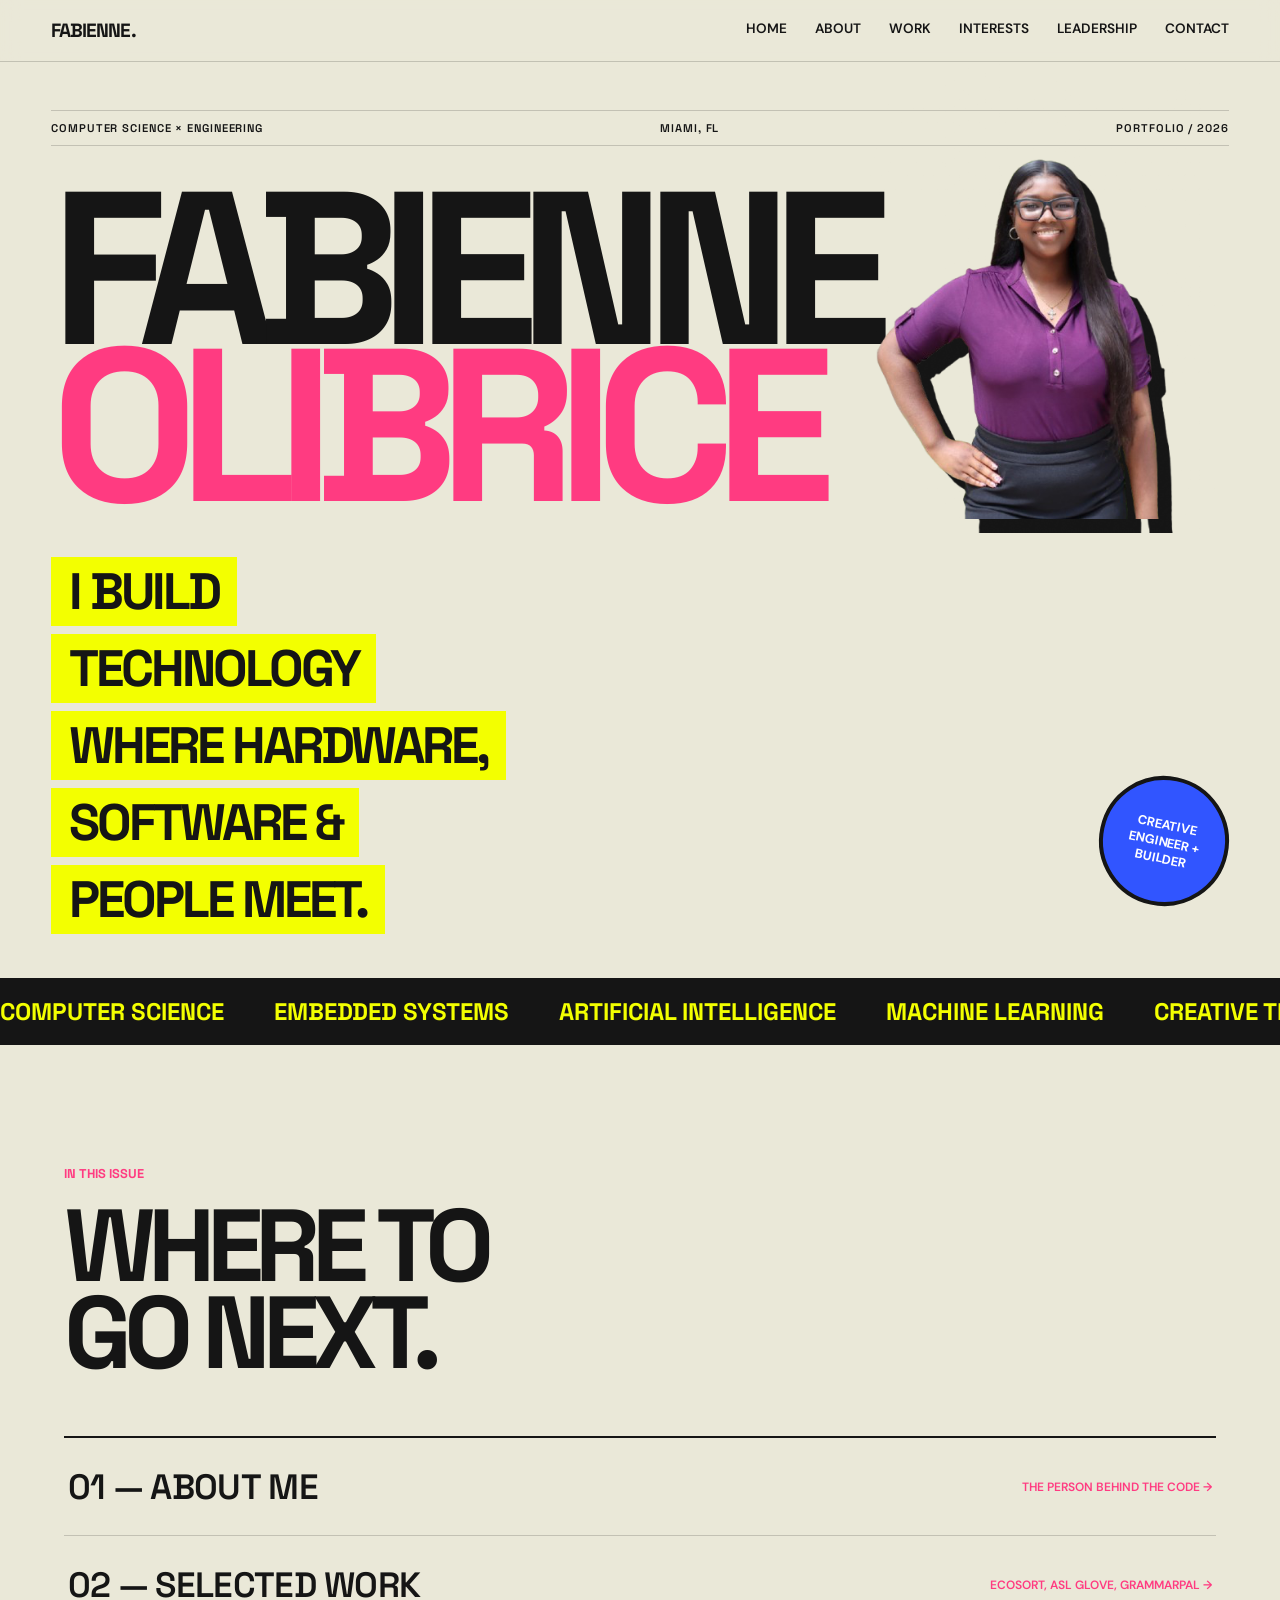
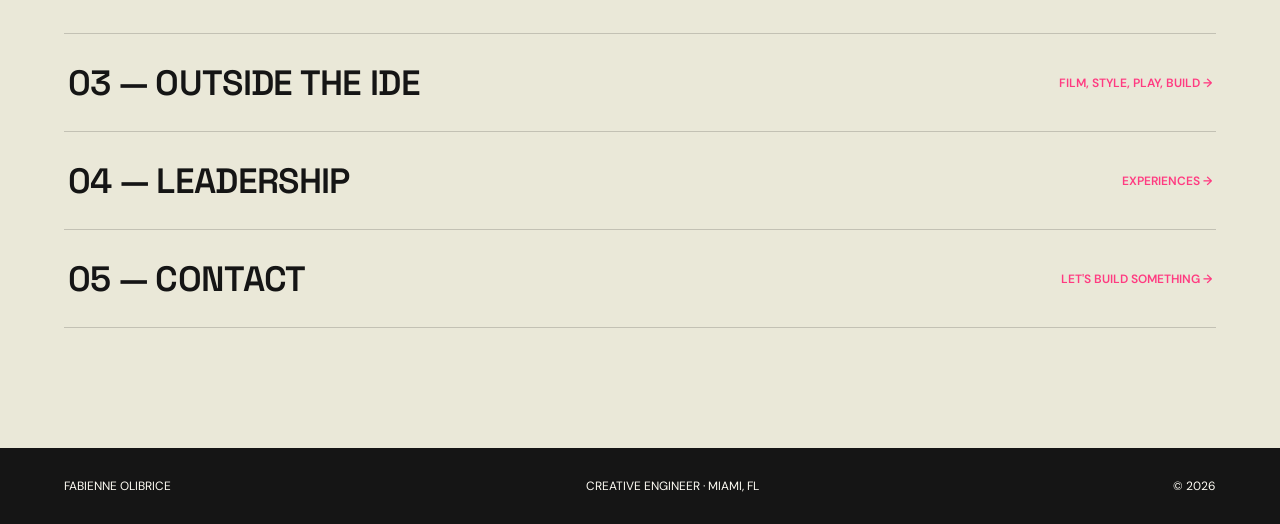
<file: index.html>
<!DOCTYPE html>
<html lang="en">
<head>
  <meta charset="UTF-8">
  <meta name="viewport" content="width=device-width, initial-scale=1.0">
  <title>Fabienne Olibrice — Creative Engineer</title>

  <link rel="preconnect" href="https://fonts.googleapis.com">
  <link rel="preconnect" href="https://fonts.gstatic.com" crossorigin>
  <link href="https://fonts.googleapis.com/css2?family=DM+Sans:wght@400;500;600;700&family=Space+Grotesk:wght@400;500;600;700&display=swap" rel="stylesheet">

  <link rel="stylesheet" href="style.css">
</head>
<body>

<nav>
  <a href="index.html" class="logo">FABIENNE.</a>
  <div class="nav-links" id="navLinks">
    <a href="index.html">Home</a>
    <a href="about.html">About</a>
    <a href="work.html">Work</a>
    <a href="interests.html">Interests</a>
    <a href="leadership.html">Leadership</a>
    <a href="contact.html">Contact</a>
  </div>
  <button class="nav-toggle" id="navToggle" aria-label="Toggle menu" aria-expanded="false">
    <span></span><span></span><span></span>
  </button>
</nav>

<header class="hero">

  <div class="issue-info">
    <span>Computer Science × Engineering</span>
    <span>Miami, FL</span>
    <span>Portfolio / 2026</span>
  </div>

  <div class="hero-name-row">
    <div class="hero-title">
      <span>Fabienne</span>
      <span class="pink">Olibrice</span>
    </div>

    <div class="hero-image">
      <img src="portrait-cutout.png" alt="Fabienne Olibrice">
    </div>
  </div>

  <div class="hero-message">
    <h2>I build technology where hardware, software &amp; people meet.</h2>
  </div>

  <div class="sticker">Creative Engineer + Builder</div>

</header>

<div class="marquee">
  <div class="marquee-track">
    <span>Computer Science</span>
    <span>Embedded Systems</span>
    <span>Artificial Intelligence</span>
    <span>Machine Learning</span>
    <span>Creative Technology</span>
    <span>Computer Science</span>
    <span>Embedded Systems</span>
    <span>Artificial Intelligence</span>
    <span>Machine Learning</span>
    <span>Creative Technology</span>
  </div>
</div>

<section>
  <div class="section-number">IN THIS ISSUE</div>
  <h2 class="section-title">Where to<br>go next.</h2>

  <div class="cover-index">
    <a href="about.html"><span>01 — About Me</span><span>The person behind the code →</span></a>
    <a href="work.html"><span>02 — Selected Work</span><span>EcoSort, ASL Glove, GrammarPal →</span></a>
    <a href="interests.html"><span>03 — Outside the IDE</span><span>Film, style, play, build →</span></a>
    <a href="leadership.html"><span>04 — Leadership</span><span>Experiences →</span></a>
    <a href="contact.html"><span>05 — Contact</span><span>Let's build something →</span></a>
  </div>
</section>

<footer>
  <span>Fabienne Olibrice</span>
  <span>Creative Engineer · Miami, FL</span>
  <span>© 2026</span>
</footer>

<script>
  const navToggle = document.getElementById('navToggle');
  const navLinks = document.getElementById('navLinks');

  navToggle.addEventListener('click', () => {
    const isOpen = navLinks.classList.toggle('open');
    navToggle.classList.toggle('open', isOpen);
    navToggle.setAttribute('aria-expanded', isOpen);
  });

  navLinks.querySelectorAll('a').forEach(link => {
    link.addEventListener('click', () => {
      navLinks.classList.remove('open');
      navToggle.classList.remove('open');
      navToggle.setAttribute('aria-expanded', 'false');
    });
  });
</script>
</body>
</html>
</file>
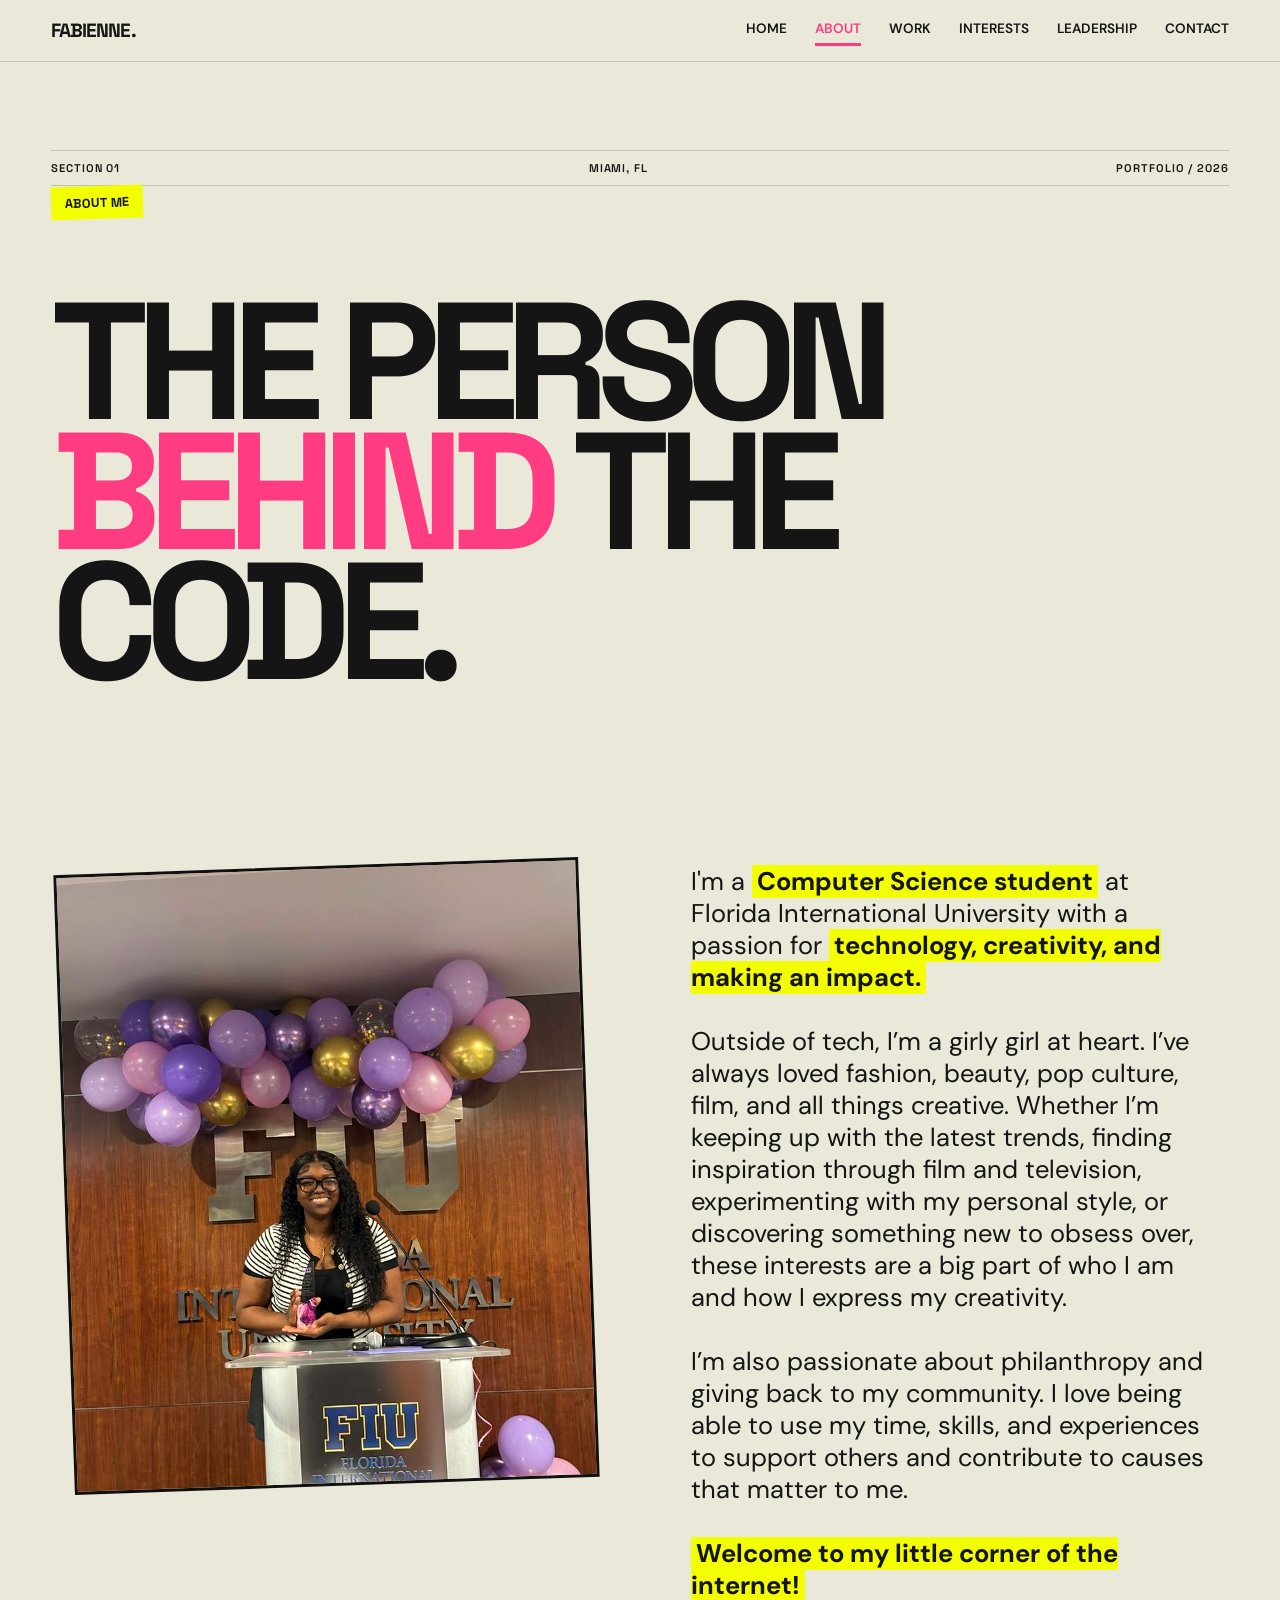
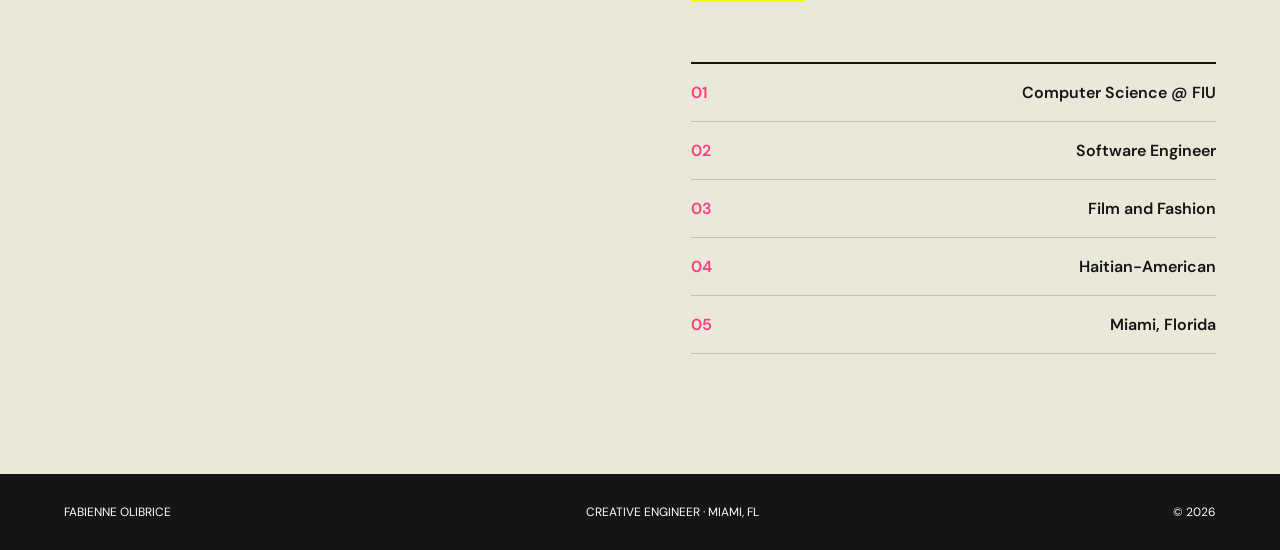
<file: about.html>
<!DOCTYPE html>
<html lang="en">
<head>
  <meta charset="UTF-8">
  <meta name="viewport" content="width=device-width, initial-scale=1.0">
  <title>About — Fabienne Olibrice</title>

  <link rel="preconnect" href="https://fonts.googleapis.com">
  <link rel="preconnect" href="https://fonts.gstatic.com" crossorigin>
  <link href="https://fonts.googleapis.com/css2?family=DM+Sans:wght@400;500;600;700&family=Space+Grotesk:wght@400;500;600;700&display=swap" rel="stylesheet">

  <link rel="stylesheet" href="style.css">
</head>
<body>

<nav>
  <a href="index.html" class="logo">FABIENNE.</a>
  <div class="nav-links" id="navLinks">
    <a href="index.html">Home</a>
    <a href="about.html" class="active">About</a>
    <a href="work.html">Work</a>
    <a href="interests.html">Interests</a>
    <a href="leadership.html">Leadership</a>
    <a href="contact.html">Contact</a>
  </div>
  <button class="nav-toggle" id="navToggle" aria-label="Toggle menu" aria-expanded="false">
    <span></span><span></span><span></span>
  </button>
</nav>

<header class="page-cover">
  <div class="issue-info">
    <span>Section 01</span>
    <span>Miami, FL</span>
    <span>Portfolio / 2026</span>
  </div>
  <div class="page-cover-tag">About Me</div>
  <h1 class="page-cover-title">The person<br><span class="pink">behind</span> the code.</h1>
</header>

<section id="about">

  <div class="about-grid">

    <div class="about-portrait">
      <img src="award.jpg" alt="Fabienne Olibrice at an FIU awards ceremony">
    </div>

    <div>
      <div class="about-text">
        <p>
          I'm a <strong>Computer Science student</strong> at Florida
          International University with a passion for <strong>technology, creativity, and making an impact.</strong>
        </p>

        <br>

        <p>
          Outside of tech, I’m a girly girl at heart. I’ve always loved fashion, beauty, pop culture, film, and all things creative. 
          Whether I’m keeping up with the latest trends, finding inspiration through film and television, experimenting with my personal style, or discovering something new to obsess over, these interests are a big part of who I am and how I express my creativity.

        </p>

        <br>

        <p> 
          I’m also passionate about philanthropy and giving back to my community. 
          I love being able to use my time, skills, and experiences to support others and contribute to causes that matter to me.

        </p>

        <br>
        <p> 
        <strong> Welcome to my little corner of the internet!</strong>
        </p>
      </div>

      <div class="facts">
        <div class="fact"><span>01</span><span>Computer Science @ FIU</span></div>
        <div class="fact"><span>02</span><span>Software Engineer</span></div>
        <div class="fact"><span>03</span><span>Film and Fashion </span></div>
        <div class="fact"><span>04</span><span>Haitian-American</span></div>
        <div class="fact"><span>05</span><span>Miami, Florida</span></div>
      </div>
    </div>

  </div>

</section>

<footer>
  <span>Fabienne Olibrice</span>
  <span>Creative Engineer · Miami, FL</span>
  <span>© 2026</span>
</footer>

<script>
  const navToggle = document.getElementById('navToggle');
  const navLinks = document.getElementById('navLinks');

  navToggle.addEventListener('click', () => {
    const isOpen = navLinks.classList.toggle('open');
    navToggle.classList.toggle('open', isOpen);
    navToggle.setAttribute('aria-expanded', isOpen);
  });

  navLinks.querySelectorAll('a').forEach(link => {
    link.addEventListener('click', () => {
      navLinks.classList.remove('open');
      navToggle.classList.remove('open');
      navToggle.setAttribute('aria-expanded', 'false');
    });
  });
</script>
</body>
</html>
</file>
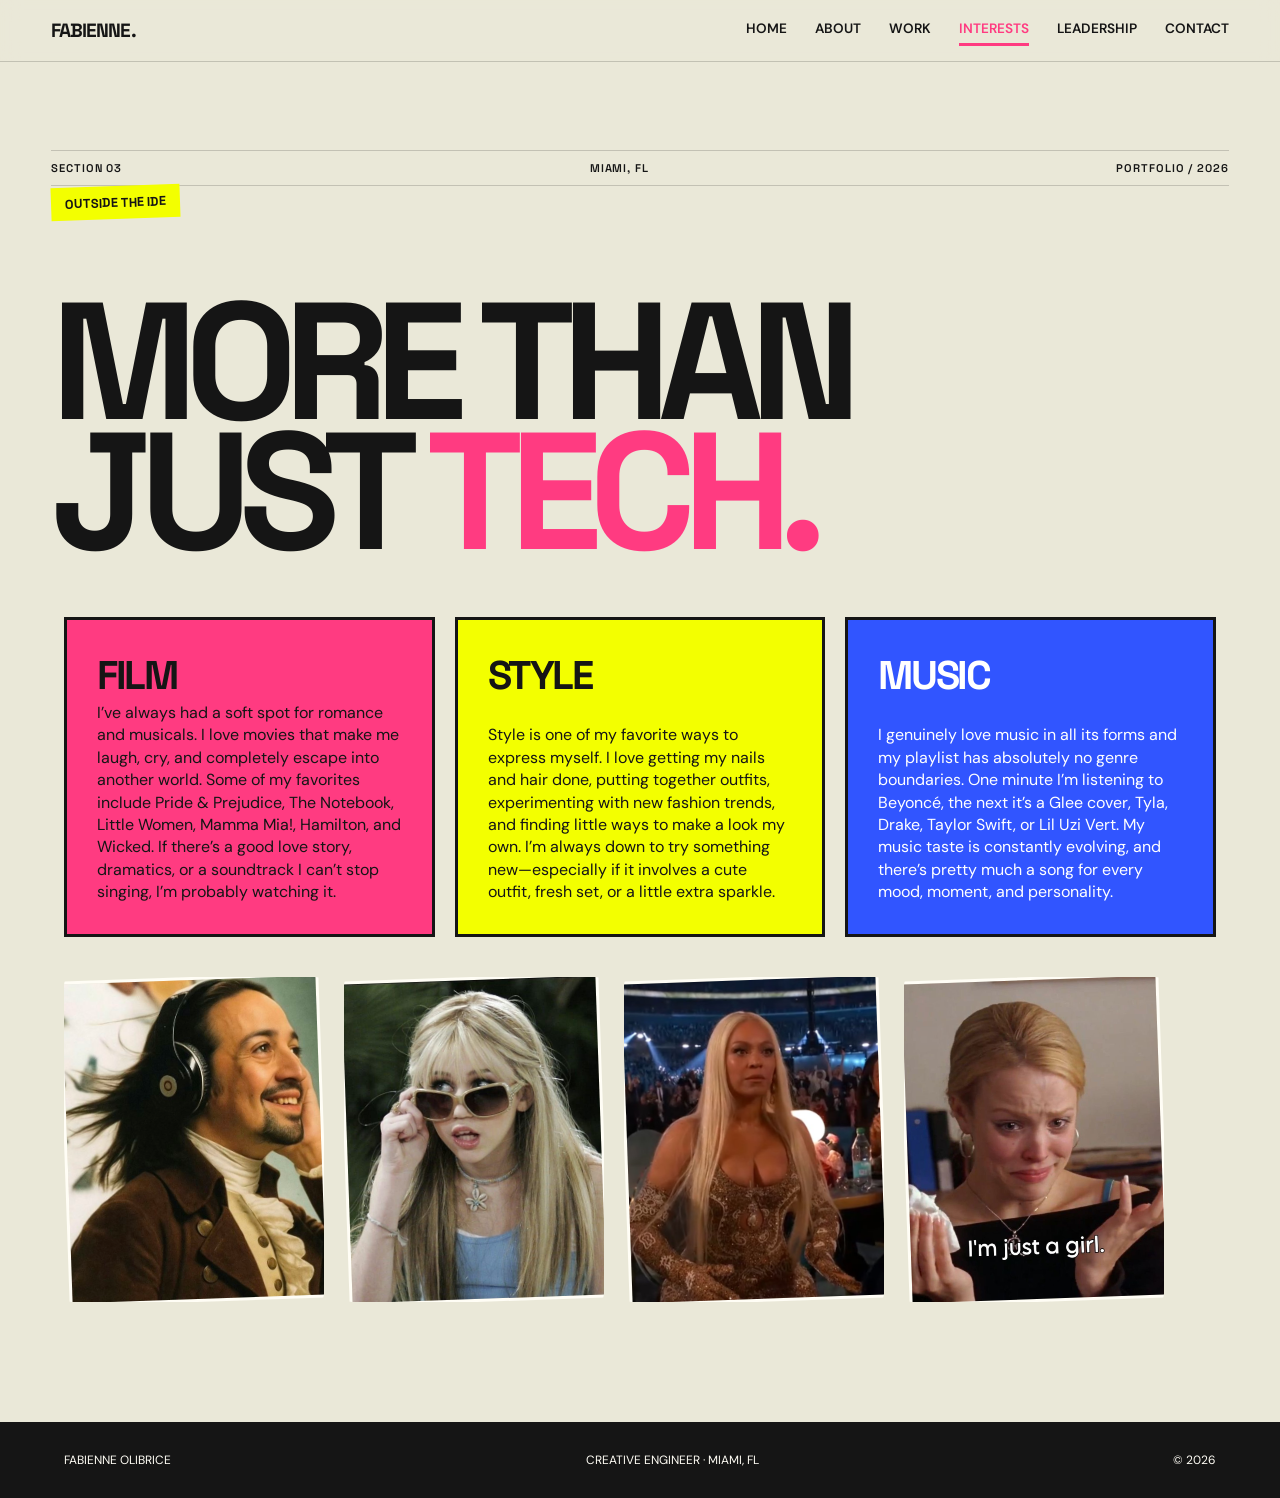
<file: interests.html>
<!DOCTYPE html>
<html lang="en">
<head>
  <meta charset="UTF-8">
  <meta name="viewport" content="width=device-width, initial-scale=1.0">
  <title>Interests — Fabienne Olibrice</title>

  <link rel="preconnect" href="https://fonts.googleapis.com">
  <link rel="preconnect" href="https://fonts.gstatic.com" crossorigin>
  <link href="https://fonts.googleapis.com/css2?family=DM+Sans:wght@400;500;600;700&family=Space+Grotesk:wght@400;500;600;700&display=swap" rel="stylesheet">

  <link rel="stylesheet" href="style.css">
</head>
<body>

<nav>
  <a href="index.html" class="logo">FABIENNE.</a>
  <div class="nav-links">
    <a href="index.html">Home</a>
    <a href="about.html">About</a>
    <a href="work.html">Work</a>
    <a href="interests.html" class="active">Interests</a>
    <a href="leadership.html">Leadership</a>
    <a href="contact.html">Contact</a>
  </div>
</nav>

<header class="page-cover">
  <div class="issue-info">
    <span>Section 03</span>
    <span>Miami, FL</span>
    <span>Portfolio / 2026</span>
  </div>
  <div class="page-cover-tag">Outside the IDE</div>
  <h1 class="page-cover-title">More than<br>just <span class="pink">tech.</span></h1>
</header>

<section id="interests" style="padding-top: 0;">

  <div class="interests-grid">

    <div class="interest">
      <h3>Film</h3>
      <p>I’ve always had a soft spot for romance and musicals.
        I love movies that make me laugh, cry, and completely escape into another world. 
        Some of my favorites include Pride & Prejudice, The Notebook, Little Women, Mamma Mia!, Hamilton, and Wicked. 
        If there’s a good love story, dramatics, or a soundtrack I can’t stop singing, I’m probably watching it.</p>
    </div>

    <div class="interest">
      <h3>Style</h3>
      <p>Style is one of my favorite ways to express myself. 
        I love getting my nails and hair done, putting together outfits, experimenting with new fashion trends, and finding little ways to make a look my own. 
        I’m always down to try something new—especially if it involves a cute outfit, fresh set, or a little extra sparkle.</p>
    </div>

    <div class="interest">
      <h3>Music</h3>
      <p>I genuinely love music in all its forms and my playlist has absolutely no genre boundaries. 
        One minute I’m listening to Beyoncé, the next it’s a Glee cover, Tyla, Drake, Taylor Swift, or Lil Uzi Vert.
         My music taste is constantly evolving, and there’s pretty much a song for every mood, moment, and personality.</p>
    </div>
  
  </div>
    <div class="interest-images">
  <div class="project-image">
    <img src="hamilton.JPG" alt="Hamilton Meme">
  </div>
  <div class="project-image">
    <img src="hannah.JPG" alt="Hannah Meme">
  </div>
  <div class="project-image">
    <img src="beyonce.JPG" alt="Beyonce Meme">
  </div>
  <div class="project-image">
    <img src="justagirl.JPG" alt="Just a Girl Meme">
  </div>
</div>
  
</section>

<footer>
  <span>Fabienne Olibrice</span>
  <span>Creative Engineer · Miami, FL</span>
  <span>© 2026</span>
</footer>

</body>
</html>
</file>
<file: style.css>
/* ========================================
   FABIENNE OLIBRICE — EDITORIAL PORTFOLIO
   Shared stylesheet (all pages)
======================================== */

:root {
  --paper: #EAE8D8;
  --paper-light: #F4F1E4;
  --teal: #00FFE1;
  --black: #151515;
  --yellow: #F3FF00;
  --pink: #FF3B81;
  --blue: #3155FF;
  --white: #FFFDF5;
  --line: rgba(21, 21, 21, 0.18);
}

* {
  margin: 0;
  padding: 0;
  box-sizing: border-box;
}

html {
  scroll-behavior: smooth;
}

body {
  background: var(--paper);
  color: var(--black);
  font-family: "DM Sans", sans-serif;
  overflow-x: hidden;
}

a {
  color: inherit;
  text-decoration: none;
}

img {
  max-width: 100%;
  display: block;
}

/* ========================================
   NAVIGATION
======================================== */

nav {
  position: fixed;
  top: 0;
  left: 0;
  width: 100%;
  z-index: 1000;
  padding: 18px 4vw;
  display: flex;
  justify-content: space-between;
  align-items: center;
  background: rgba(234, 232, 216, 0.88);
  backdrop-filter: blur(10px);
  -webkit-backdrop-filter: blur(10px);
  border-bottom: 1px solid var(--line);
}

.logo,
.nav-links a {
  color: var(--black);
}

.logo {
  font-family: "Space Grotesk", sans-serif;
  font-weight: 700;
  font-size: 1.2rem;
  letter-spacing: -0.05em;
}

.nav-links {
  display: flex;
  gap: 28px;
  font-size: 0.85rem;
  font-weight: 600;
  text-transform: uppercase;
}

.nav-links a {
  position: relative;
  padding-bottom: 4px;
}

.nav-links a::after {
  content: "";
  position: absolute;
  bottom: -5px;
  left: 0;
  width: 0;
  height: 3px;
  background: var(--pink);
  transition: width 0.3s ease;
}

.nav-links a:hover::after,
.nav-links a.active::after {
  width: 100%;
}

.nav-links a.active {
  color: var(--pink);
}

/* Hamburger button — hidden on desktop, shown on mobile */
.nav-toggle {
  display: none;
  flex-direction: column;
  justify-content: center;
  gap: 5px;
  width: 32px;
  height: 32px;
  background: none;
  border: none;
  cursor: pointer;
  z-index: 1100;
}

.nav-toggle span {
  display: block;
  width: 100%;
  height: 3px;
  background: var(--black);
  transition: transform 0.3s ease, opacity 0.3s ease;
}

.nav-toggle.open span:nth-child(1) { transform: translateY(8px) rotate(45deg); }
.nav-toggle.open span:nth-child(2) { opacity: 0; }
.nav-toggle.open span:nth-child(3) { transform: translateY(-8px) rotate(-45deg); }

/* ========================================
   PAGE COVER (masthead banner for interior pages)
======================================== */

.page-cover {
  min-height: 62vh;
  padding: 150px 4vw 60px;
  display: flex;
  flex-direction: column;
  justify-content: flex-end;
  position: relative;
  overflow: hidden;
}

.issue-info {
  display: flex;
  justify-content: space-between;
  font-family: "Space Grotesk", sans-serif;
  font-size: 0.7rem;
  font-weight: 600;
  text-transform: uppercase;
  letter-spacing: 0.08em;
  border-top: 1px solid var(--line);
  border-bottom: 1px solid var(--line);
  padding: 10px 0;
  margin-bottom: auto;
}

.page-cover-title {
  font-family: "Space Grotesk", sans-serif;
  font-size: clamp(4rem, 13vw, 13rem);
  font-weight: 700;
  line-height: 0.78;
  letter-spacing: -0.08em;
  text-transform: uppercase;
  margin-top: 6vh;
}

.page-cover-title .pink { color: var(--pink); }
.page-cover-title .outline {
  color: transparent;
  -webkit-text-stroke: 2px var(--black);
}

.page-cover-tag {
  display: inline-block;
  background: var(--yellow);
  font-family: "Space Grotesk", sans-serif;
  font-weight: 700;
  font-size: 0.8rem;
  text-transform: uppercase;
  padding: 8px 14px;
  margin-bottom: 24px;
  transform: rotate(-2deg);
  align-self: flex-start;
}

/* ========================================
   HERO (index.html only)
======================================== */

.hero {
  min-height: 100vh;
  padding: 110px 4vw 40px;
  position: relative;
  overflow: hidden;
  display: flex;
  flex-direction: column;
  justify-content: space-between;
}

.hero-title {
  font-family: "Space Grotesk", sans-serif;
  font-size: clamp(6rem, 17vw, 18rem);
  font-weight: 700;
  line-height: 0.72;
  letter-spacing: -0.09em;
  text-transform: uppercase;
  position: relative;
  z-index: 2;
  margin-top: 5vh;
}

.hero-title span { display: block; }
.hero-title .pink { color: var(--pink); }

/* Name + cutout live in one row so the photo can only ever overlap the
   name itself, never anything below it (the message sits after this
   row in normal document flow). */
.hero-name-row {
  position: relative;
}

.hero-image {
  position: absolute;
  width: clamp(200px, 26vw, 430px);
  right: 2vw;
  bottom: -4%;
  z-index: 4;
  pointer-events: none;
}

.hero-image img {
  width: 100%;
  height: auto;
  filter: drop-shadow(14px 14px 0 var(--black));
}

.hero-message {
  position: relative;
  z-index: 5;
  max-width: 460px;
  margin-top: 50px;
}

.hero-message h2 {
  font-family: "Space Grotesk", sans-serif;
  font-size: clamp(2rem, 4vw, 4rem);
  line-height: 1.5;
  letter-spacing: -0.06em;
  text-transform: uppercase;
  background: var(--yellow);
  padding: 2px 18px;
  display: inline;
  box-decoration-break: clone;
  -webkit-box-decoration-break: clone;
}

.sticker {
  position: absolute;
  right: 4vw;
  bottom: 8vh;
  width: 130px;
  height: 130px;
  background: var(--blue);
  color: white;
  border-radius: 50%;
  display: flex;
  align-items: center;
  justify-content: center;
  text-align: center;
  font-size: 0.8rem;
  font-weight: 700;
  text-transform: uppercase;
  transform: rotate(12deg);
  z-index: 10;
  border: 4px solid var(--black);
}

/* index-only: quick links to other pages, styled as a cover's table of contents */

.cover-index {
  border-top: 2px solid var(--black);
  margin-top: 60px;
}

.cover-index a {
  display: flex;
  justify-content: space-between;
  align-items: center;
  padding: 26px 4px;
  border-bottom: 1px solid var(--line);
  font-family: "Space Grotesk", sans-serif;
  font-weight: 600;
  text-transform: uppercase;
  font-size: clamp(1.3rem, 3vw, 2.2rem);
  letter-spacing: -0.02em;
  transition: padding-left 0.25s ease, color 0.25s ease;
}

.cover-index a:hover {
  padding-left: 16px;
  color: var(--pink);
}

.cover-index a span:last-child {
  font-family: "DM Sans", sans-serif;
  font-size: 0.75rem;
  font-weight: 600;
  color: var(--pink);
  letter-spacing: 0;
}

/* ========================================
   MARQUEE
======================================== */

.marquee {
  overflow: hidden;
  background: var(--black);
  color: var(--yellow);
  padding: 15px 0;
  border-top: 3px solid var(--black);
  border-bottom: 3px solid var(--black);
}

.marquee-track {
  display: flex;
  width: max-content;
  animation: scroll 20s linear infinite;
}

.marquee span {
  font-family: "Space Grotesk", sans-serif;
  font-size: 1.5rem;
  font-weight: 700;
  text-transform: uppercase;
  margin-right: 50px;
}

@keyframes scroll {
  from { transform: translateX(0); }
  to { transform: translateX(-50%); }
}

/* ========================================
   SECTION / TYPOGRAPHY BASICS
======================================== */

section {
  padding: 120px 5vw;
}

.section-number {
  font-family: "Space Grotesk", sans-serif;
  font-size: 0.8rem;
  font-weight: 700;
  color: var(--pink);
  margin-bottom: 20px;
}

.section-title {
  font-family: "Space Grotesk", sans-serif;
  font-size: clamp(3rem, 8vw, 8rem);
  line-height: 0.85;
  letter-spacing: -0.08em;
  text-transform: uppercase;
  margin-bottom: 60px;
}

/* ========================================
   ABOUT
======================================== */

.about-grid {
  display: grid;
  grid-template-columns: 1fr 1fr;
  gap: 8vw;
  align-items: start;
}

.about-portrait {
  position: relative;
}

.about-portrait img {
  width: 100%;
  height: 620px;
  object-fit: cover;
  border: 3px solid var(--black);
  transform: rotate(-2deg);
  filter: saturate(1.1) contrast(1.05);
}

.about-text {
  font-size: clamp(1.3rem, 2vw, 2rem);
  line-height: 1.25;
  max-width: 650px;
}

.about-text strong {
  background: var(--yellow);
  padding: 0 5px;
}

.facts {
  border-top: 2px solid var(--black);
  margin-top: 60px;
}

.fact {
  padding: 18px 0;
  border-bottom: 1px solid var(--line);
  display: flex;
  justify-content: space-between;
  font-weight: 600;
}

.fact span:first-child { color: var(--pink); }

/* ========================================
   PROJECTS
======================================== */


.projects .page-cover-tag { color: var(--black); }
.projects {
  background: var(--black);
  color: var(--white);
}

.projects .page-cover,
.projects .section-number {
  color: var(--yellow);
}

.project {
  display: grid;
  grid-template-columns: 1fr 1fr;
  gap: 7vw;
  align-items: center;
  margin-bottom: 160px;
}

.project:last-child { margin-bottom: 0; }

.project:nth-child(even) { direction: rtl; }
.project:nth-child(even) > * { direction: ltr; }

.project-image { position: relative; }

.project-image img {
  width: 100%;
  height: 550px;
  object-fit: cover;
  border: 3px solid var(--white);
  transform: rotate(-2deg);
  transition: transform 0.4s ease;
}

.project-image:hover img {
  transform: rotate(0deg) scale(1.03);
}

.project-gallery {
  display: grid;
  grid-template-columns: 1fr 1fr;
  gap: 14px;
  margin-top: 14px;
}

.project-gallery img {
  width: 100%;
  height: 180px;
  object-fit: cover;
  border: 2px solid var(--white);
  transform: none;
}

.project-info h3 {
  font-family: "Space Grotesk", sans-serif;
  font-size: clamp(3rem, 6vw, 6rem);
  line-height: 0.8;
  letter-spacing: -0.08em;
  text-transform: uppercase;
  margin-bottom: 30px;
}

.project-info p {
  font-size: 1.1rem;
  line-height: 1.6;
  color: #D5D5D5;
  margin-bottom: 30px;
}

.project-tags {
  display: flex;
  flex-wrap: wrap;
  gap: 8px;
}

.tag {
  border: 1px solid var(--white);
  padding: 7px 12px;
  font-size: 0.7rem;
  text-transform: uppercase;
  font-weight: 600;
}

.award {
  display: inline-block;
  background: var(--yellow);
  color: var(--black);
  padding: 8px 12px;
  font-size: 0.75rem;
  font-weight: 700;
  text-transform: uppercase;
  margin-bottom: 20px;
  transform: rotate(-2deg);
}

/* ========================================
   INTERESTS
======================================== */

.interests-grid {
  display: grid;
  grid-template-columns: repeat(3, 1fr);
  gap: 20px;
}

.interest {
  min-height: 320px;
  padding: 30px;
  display: flex;
  flex-direction: column;
  justify-content: space-between;
  border: 3px solid var(--black);
  transition: transform 0.3s ease;
}

.interest:hover { transform: translateY(-10px) rotate(-2deg); }

.interest:nth-child(1) { background: var(--pink); }
.interest:nth-child(2) { background: var(--yellow); }
.interest:nth-child(3) { background: var(--blue); color: white; }
.interest:nth-child(4) { background: var(--white); }

.interest h3 {
  font-family: "Space Grotesk", sans-serif;
  font-size: 2.5rem;
  text-transform: uppercase;
  letter-spacing: -0.06em;
}

.interest p {
  font-size: 1rem;
  line-height: 1.4;
}

.interest-images {
  display: flex;
  gap: 20px;
  margin-top: 40px;
  flex-wrap: wrap;
}

.interest-images .project-image {
  flex: 1;
  min-width: 200px;
  max-width: 260px;
  aspect-ratio: 4/5; /* portrait ratio — adjust to 2/3 for taller, 4/5 for less tall */
  overflow: hidden;
  border-radius: 8px;
}

.interest-images .project-image img {
  width: 100%;
  height: 100%;
  object-fit: cover;
  display: block;
}

/* ========================================
   LEADERSHIP
======================================== */

.leadership { background: var(--teal); }

.leadership .page-cover-tag,
.leadership .section-number { color: var(--black); }

.leadership-grid {
  display: grid;
  grid-template-columns: 1.2fr 1fr;
  gap: 5vw;
  align-items: center;
}

.leadership-image img {
  width: 100%;
  border: 4px solid var(--black);
  transform: rotate(2deg);
}

.leadership-text h3 {
  font-family: "Space Grotesk", sans-serif;
  font-size: clamp(3rem, 6vw, 6rem);
  line-height: 0.85;
  letter-spacing: -0.08em;
  text-transform: uppercase;
  margin-bottom: 30px;
}

.leadership-text p {
  font-size: 1.2rem;
  line-height: 1.5;
}

/* ========================================
   CONTACT
======================================== */

.contact {
  background: var(--yellow);
  min-height: 88vh;
  display: flex;
  flex-direction: column;
  justify-content: center;
}

.contact h2 {
  font-family: "Space Grotesk", sans-serif;
  font-size: clamp(4rem, 12vw, 13rem);
  line-height: 0.75;
  letter-spacing: -0.09em;
  text-transform: uppercase;
  margin-bottom: 70px;
}

.contact-links {
  display: flex;
  flex-wrap: wrap;
  gap: 15px;
}

.contact-button {
  border: 3px solid var(--black);
  padding: 15px 25px;
  font-weight: 700;
  text-transform: uppercase;
  transition: all 0.3s ease;
}

.contact-button:hover {
  background: var(--black);
  color: var(--yellow);
  transform: translateY(-5px);
}

/* ========================================
   FOOTER
======================================== */

footer {
  background: var(--black);
  color: var(--white);
  padding: 30px 5vw;
  display: flex;
  justify-content: space-between;
  font-size: 0.75rem;
  text-transform: uppercase;
}

/* ========================================
   RESPONSIVE
======================================== */

@media (max-width: 900px) {
  .nav-toggle { display: flex; }

  .nav-links {
    position: fixed;
    top: 0;
    right: 0;
    height: 100vh;
    width: min(75vw, 320px);
    background: var(--paper-light);
    flex-direction: column;
    justify-content: center;
    align-items: flex-start;
    gap: 30px;
    padding: 100px 8vw;
    font-size: 1.1rem;
    transform: translateX(100%);
    transition: transform 0.35s ease;
    border-left: 1px solid var(--line);
  }

  .nav-links.open { transform: translateX(0); }

  .hero-title { font-size: 20vw; }
  .hero-image { width: 55vw; right: 5vw; top: 25vh; bottom: auto; }
  .hero-image img { height: 500px; }
  .hero-message { margin-top: 30px; max-width: 350px; }

  .page-cover { padding: 120px 5vw 40px; min-height: 46vh; }

  .about-grid,
  .project,
  .leadership-grid {
    grid-template-columns: 1fr;
  }

  .about-portrait img { height: 420px; }

  .project:nth-child(even) { direction: ltr; }

  .interests-grid { grid-template-columns: 1fr 1fr; }
}

@media (max-width: 600px) {
  section { padding: 80px 6vw; }

  .hero { padding-left: 6vw; padding-right: 6vw; }
  .hero-title { font-size: 23vw; }
  .hero-image { width: 70vw; right: 5vw; top: 24vh; bottom: auto; }
  .hero-message { margin-top: 20px; max-width: 90%; }
  .hero-message h2 { font-size: 1.8rem; }

  .sticker { width: 90px; height: 90px; font-size: 0.6rem; right: 5vw; bottom: 5vh; }

  .cover-index a { font-size: 1.3rem; padding: 18px 4px; }

  .project { margin-bottom: 100px; }
  .project-image img { height: 320px; }
  .project-gallery img { height: 130px; }

  .interests-grid { grid-template-columns: 1fr; }

  footer { flex-direction: column; gap: 10px; }
}
</file>
